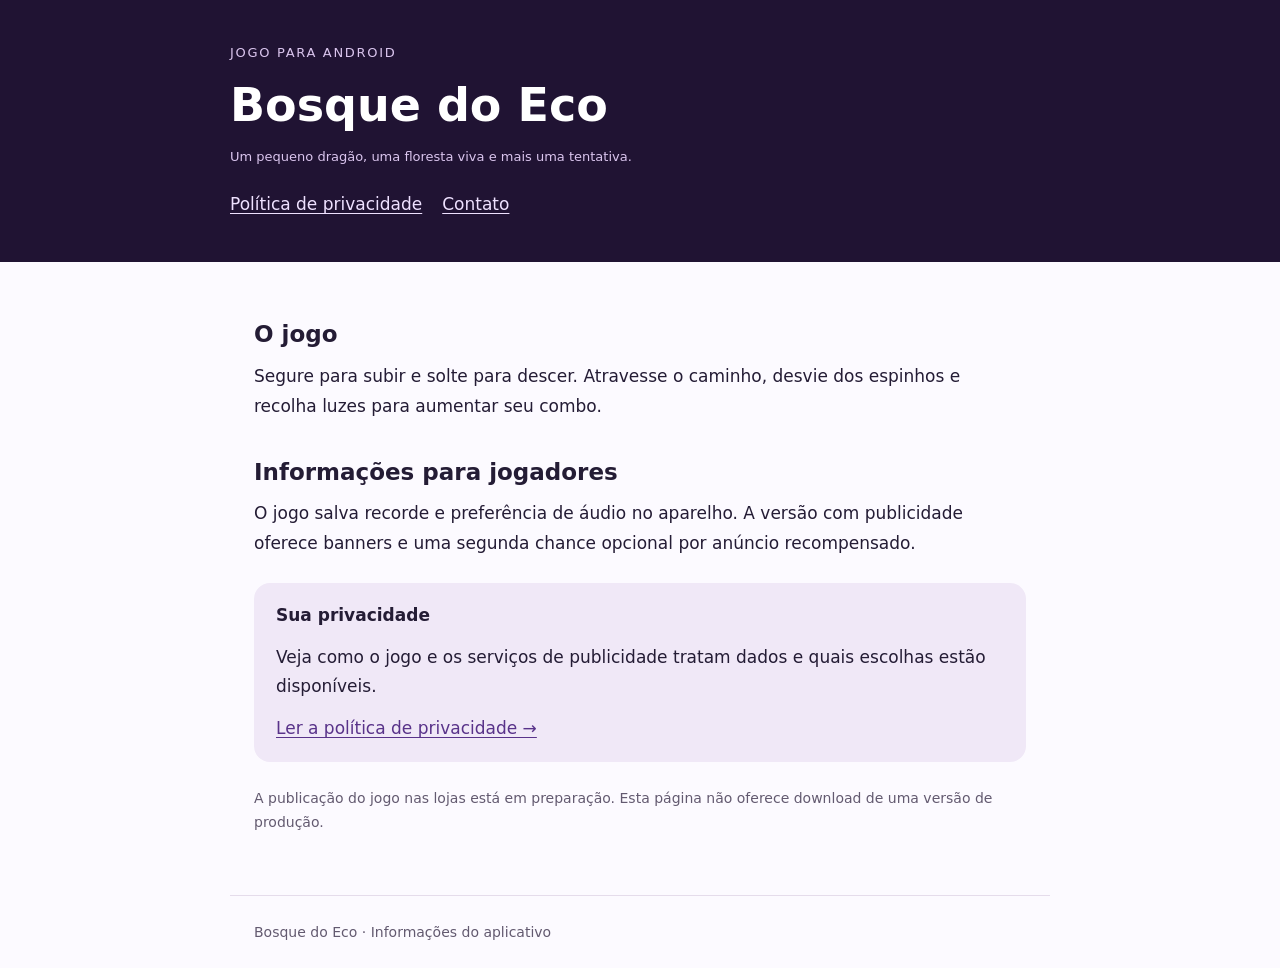
<file: index.html>
<!doctype html>
<html lang="pt-BR"><head><meta charset="utf-8"><meta name="viewport" content="width=device-width,initial-scale=1"><meta name="description" content="Informações e privacidade do jogo Bosque do Eco para Android."><title>Bosque do Eco — Informações e privacidade</title><link rel="stylesheet" href="style.css"></head>
<body><header><div><p>Jogo para Android</p><h1>Bosque do Eco</h1><p style="text-transform:none;letter-spacing:0">Um pequeno dragão, uma floresta viva e mais uma tentativa.</p><nav><a href="privacidade.html">Política de privacidade</a><a href="privacidade.html#contato">Contato</a></nav></div></header>
<main><h2>O jogo</h2><p>Segure para subir e solte para descer. Atravesse o caminho, desvie dos espinhos e recolha luzes para aumentar seu combo.</p><h2>Informações para jogadores</h2><p>O jogo salva recorde e preferência de áudio no aparelho. A versão com publicidade oferece banners e uma segunda chance opcional por anúncio recompensado.</p><div class="card"><strong>Sua privacidade</strong><p>Veja como o jogo e os serviços de publicidade tratam dados e quais escolhas estão disponíveis.</p><a href="privacidade.html">Ler a política de privacidade →</a></div><p class="meta">A publicação do jogo nas lojas está em preparação. Esta página não oferece download de uma versão de produção.</p></main><footer>Bosque do Eco · Informações do aplicativo</footer></body></html>
</file>
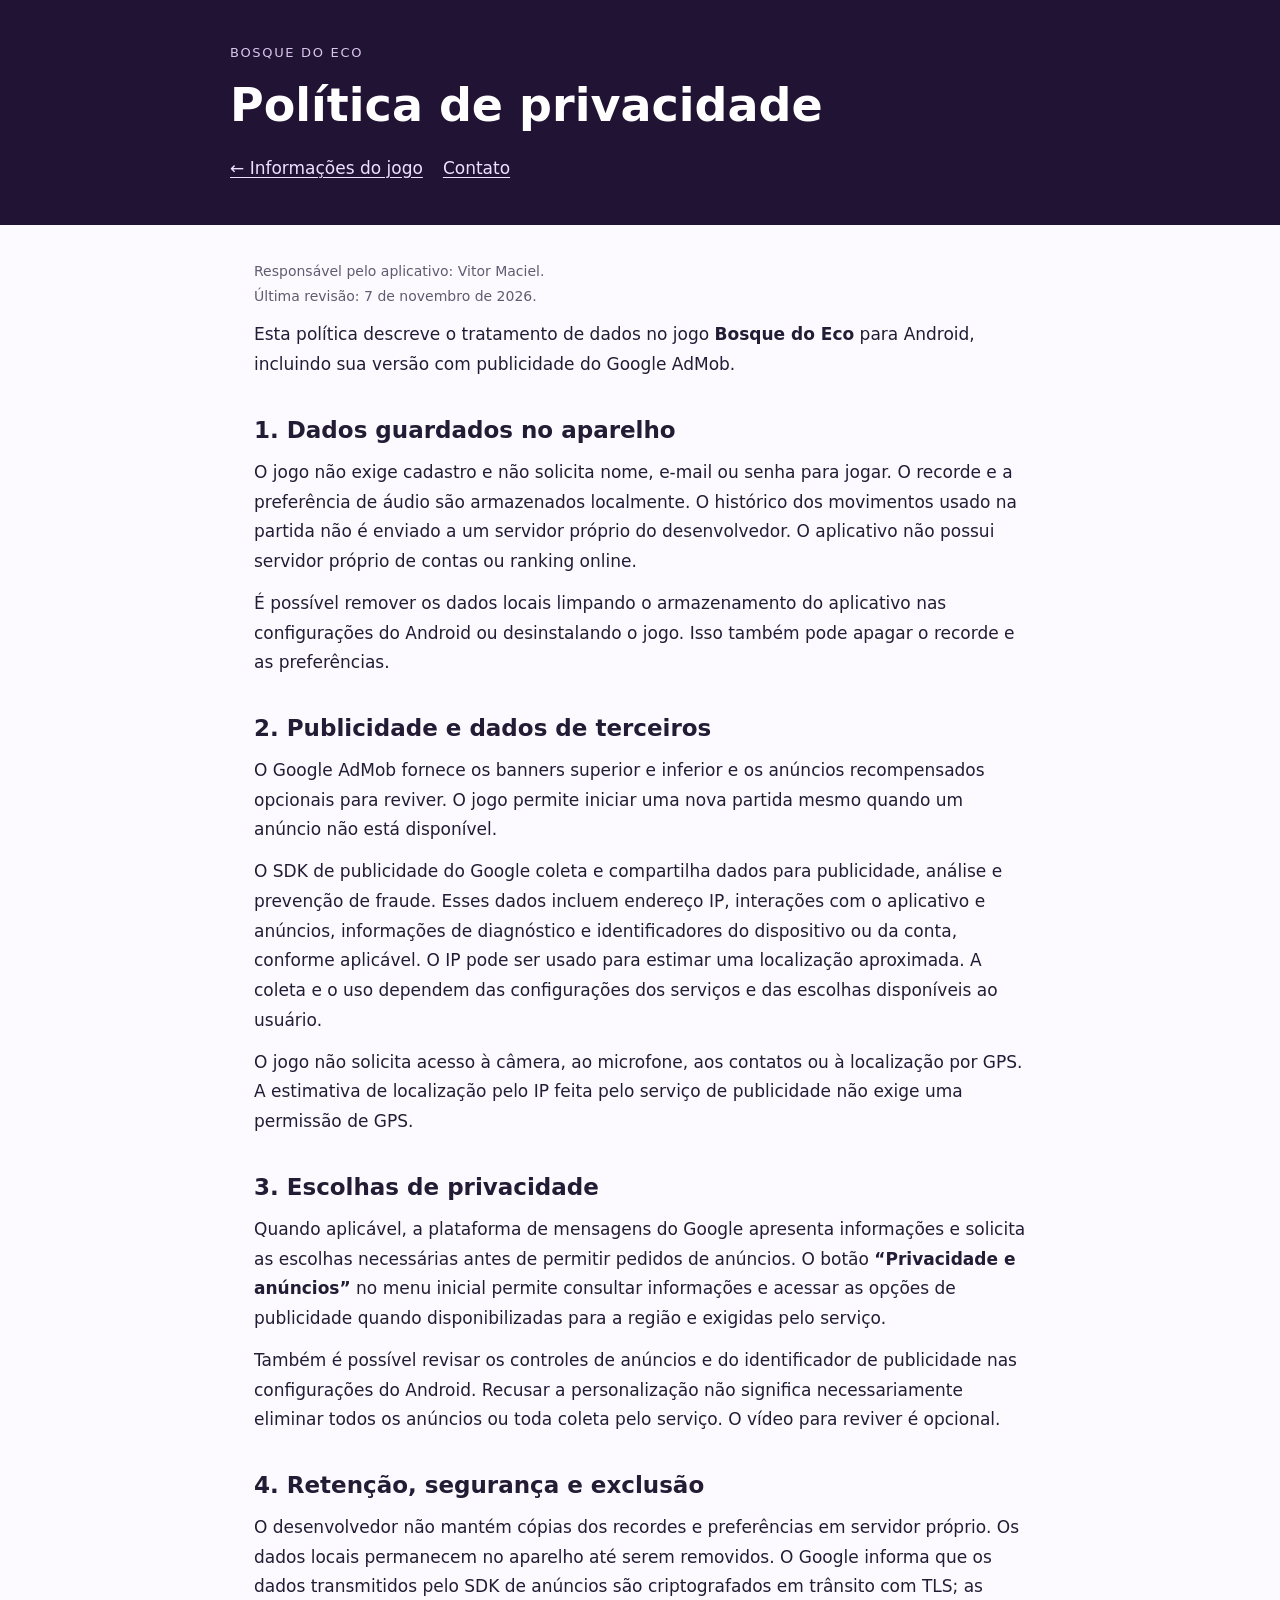
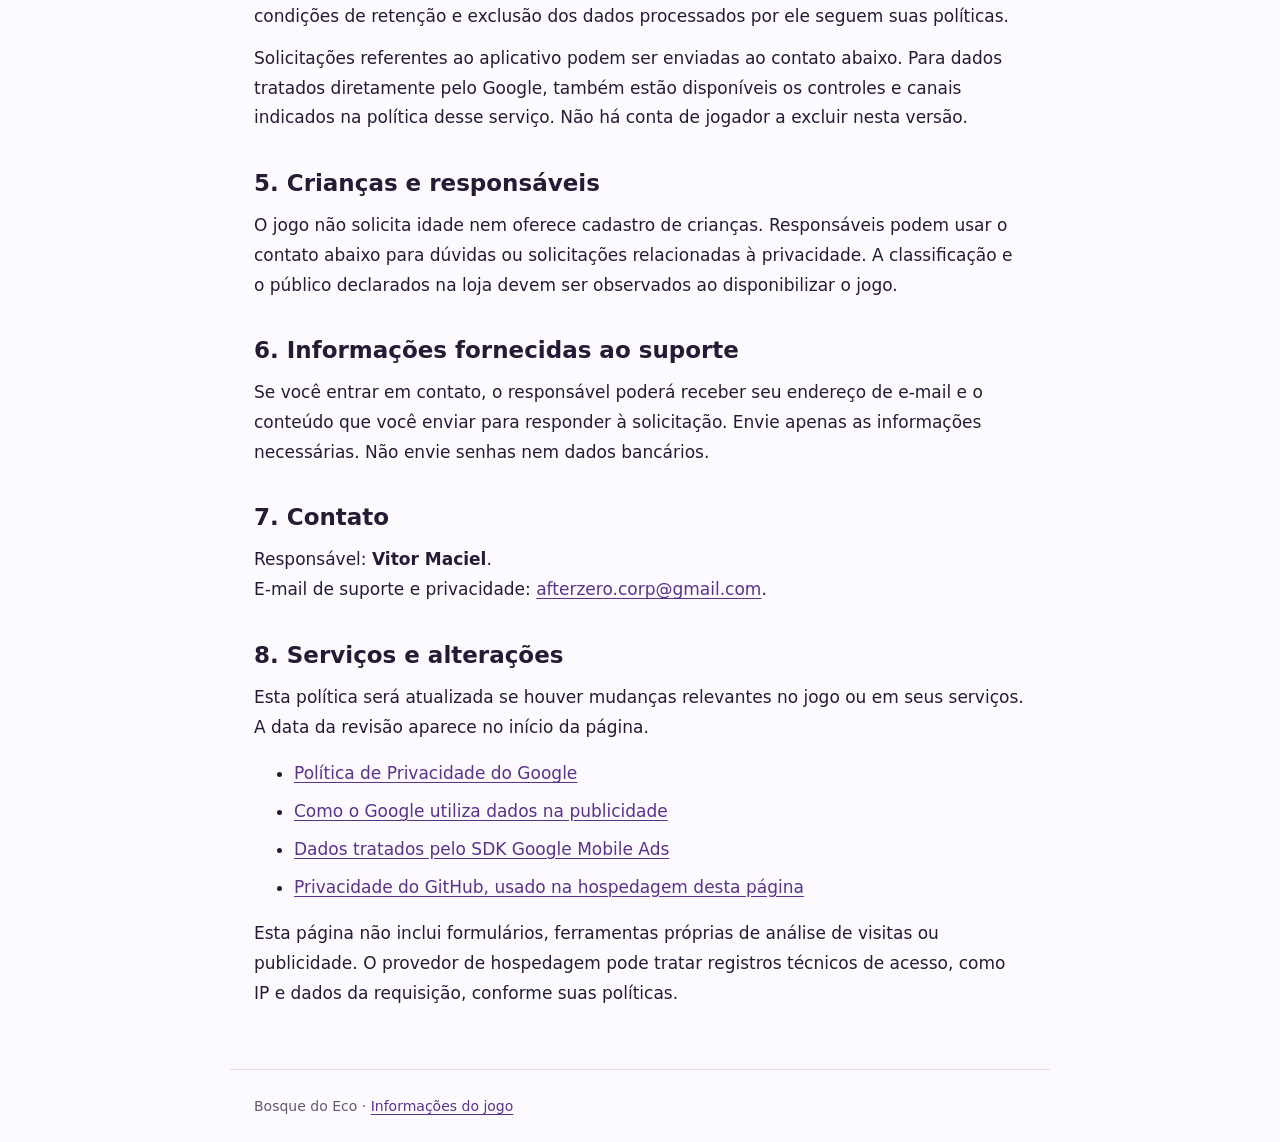
<file: privacidade.html>
<!doctype html>
<html lang="pt-BR"><head><meta charset="utf-8"><meta name="viewport" content="width=device-width,initial-scale=1"><meta name="description" content="Política de privacidade do jogo Bosque do Eco: dados locais, anúncios Google AdMob e opções de privacidade."><title>Política de privacidade — Bosque do Eco</title><link rel="stylesheet" href="style.css"></head>
<body><header><div><p>Bosque do Eco</p><h1>Política de privacidade</h1><nav><a href="index.html">← Informações do jogo</a><a href="#contato">Contato</a></nav></div></header><main>
<p class="meta">Responsável pelo aplicativo: Vitor Maciel.<br>Última revisão: 7 de novembro de 2026.</p>
<p>Esta política descreve o tratamento de dados no jogo <strong>Bosque do Eco</strong> para Android, incluindo sua versão com publicidade do Google AdMob.</p>
<h2>1. Dados guardados no aparelho</h2><p>O jogo não exige cadastro e não solicita nome, e-mail ou senha para jogar. O recorde e a preferência de áudio são armazenados localmente. O histórico dos movimentos usado na partida não é enviado a um servidor próprio do desenvolvedor. O aplicativo não possui servidor próprio de contas ou ranking online.</p><p>É possível remover os dados locais limpando o armazenamento do aplicativo nas configurações do Android ou desinstalando o jogo. Isso também pode apagar o recorde e as preferências.</p>
<h2>2. Publicidade e dados de terceiros</h2><p>O Google AdMob fornece os banners superior e inferior e os anúncios recompensados opcionais para reviver. O jogo permite iniciar uma nova partida mesmo quando um anúncio não está disponível.</p><p>O SDK de publicidade do Google coleta e compartilha dados para publicidade, análise e prevenção de fraude. Esses dados incluem endereço IP, interações com o aplicativo e anúncios, informações de diagnóstico e identificadores do dispositivo ou da conta, conforme aplicável. O IP pode ser usado para estimar uma localização aproximada. A coleta e o uso dependem das configurações dos serviços e das escolhas disponíveis ao usuário.</p><p>O jogo não solicita acesso à câmera, ao microfone, aos contatos ou à localização por GPS. A estimativa de localização pelo IP feita pelo serviço de publicidade não exige uma permissão de GPS.</p>
<h2>3. Escolhas de privacidade</h2><p>Quando aplicável, a plataforma de mensagens do Google apresenta informações e solicita as escolhas necessárias antes de permitir pedidos de anúncios. O botão <strong>“Privacidade e anúncios”</strong> no menu inicial permite consultar informações e acessar as opções de publicidade quando disponibilizadas para a região e exigidas pelo serviço.</p><p>Também é possível revisar os controles de anúncios e do identificador de publicidade nas configurações do Android. Recusar a personalização não significa necessariamente eliminar todos os anúncios ou toda coleta pelo serviço. O vídeo para reviver é opcional.</p>
<h2>4. Retenção, segurança e exclusão</h2><p>O desenvolvedor não mantém cópias dos recordes e preferências em servidor próprio. Os dados locais permanecem no aparelho até serem removidos. O Google informa que os dados transmitidos pelo SDK de anúncios são criptografados em trânsito com TLS; as condições de retenção e exclusão dos dados processados por ele seguem suas políticas.</p><p>Solicitações referentes ao aplicativo podem ser enviadas ao contato abaixo. Para dados tratados diretamente pelo Google, também estão disponíveis os controles e canais indicados na política desse serviço. Não há conta de jogador a excluir nesta versão.</p>
<h2>5. Crianças e responsáveis</h2><p>O jogo não solicita idade nem oferece cadastro de crianças. Responsáveis podem usar o contato abaixo para dúvidas ou solicitações relacionadas à privacidade. A classificação e o público declarados na loja devem ser observados ao disponibilizar o jogo.</p>
<h2>6. Informações fornecidas ao suporte</h2><p>Se você entrar em contato, o responsável poderá receber seu endereço de e-mail e o conteúdo que você enviar para responder à solicitação. Envie apenas as informações necessárias. Não envie senhas nem dados bancários.</p>
<h2 id="contato">7. Contato</h2><p>Responsável: <strong>Vitor Maciel</strong>.<br>E-mail de suporte e privacidade: <a href="mailto:afterzero.corp@gmail.com">afterzero.corp@gmail.com</a>.</p>
<h2>8. Serviços e alterações</h2><p>Esta política será atualizada se houver mudanças relevantes no jogo ou em seus serviços. A data da revisão aparece no início da página.</p><ul><li><a href="https://policies.google.com/privacy">Política de Privacidade do Google</a></li><li><a href="https://policies.google.com/technologies/ads">Como o Google utiliza dados na publicidade</a></li><li><a href="https://developers.google.com/admob/android/privacy/play-data-disclosure">Dados tratados pelo SDK Google Mobile Ads</a></li><li><a href="https://docs.github.com/pt/site-policy/privacy-policies/github-general-privacy-statement">Privacidade do GitHub, usado na hospedagem desta página</a></li></ul><p>Esta página não inclui formulários, ferramentas próprias de análise de visitas ou publicidade. O provedor de hospedagem pode tratar registros técnicos de acesso, como IP e dados da requisição, conforme suas políticas.</p>
</main><footer>Bosque do Eco · <a href="index.html">Informações do jogo</a></footer></body></html>
</file>
<file: style.css>
:root{color-scheme:light;--ink:#241c35;--muted:#635a70;--purple:#59338a;--paper:#fcfaff;--line:#e5dceb}*{box-sizing:border-box}body{margin:0;background:var(--paper);color:var(--ink);font:17px/1.75 system-ui,-apple-system,sans-serif}header{background:#201333;color:#fff;padding:42px 24px}header>div,main,footer{max-width:820px;margin:auto}header p{margin:0;color:#dac5ee;font-size:13px;letter-spacing:.13em;text-transform:uppercase}h1{font-size:clamp(30px,6vw,46px);line-height:1.15;margin:14px 0}h2{font-size:23px;line-height:1.3;margin:36px 0 12px}main{padding:22px 24px 48px}p{margin:12px 0}a{color:var(--purple);text-underline-offset:3px;overflow-wrap:anywhere}header a{color:#eee1ff}a:focus-visible{outline:3px solid #c36cda;outline-offset:4px}.meta{color:var(--muted);font-size:14px}.draft{background:#fff1cb;border-left:4px solid #b87700;padding:16px;margin:16px 0}.card{padding:18px 22px;background:#f0e8f7;border-radius:16px;margin:24px 0}li{margin:8px 0}footer{border-top:1px solid var(--line);padding:24px;color:var(--muted);font-size:14px}nav{display:flex;gap:20px;flex-wrap:wrap;margin-top:22px}code{font-size:.9em;overflow-wrap:anywhere}@media(max-width:420px){body{font-size:16px}header{padding-top:30px}main{padding-left:20px;padding-right:20px}}
</file>
